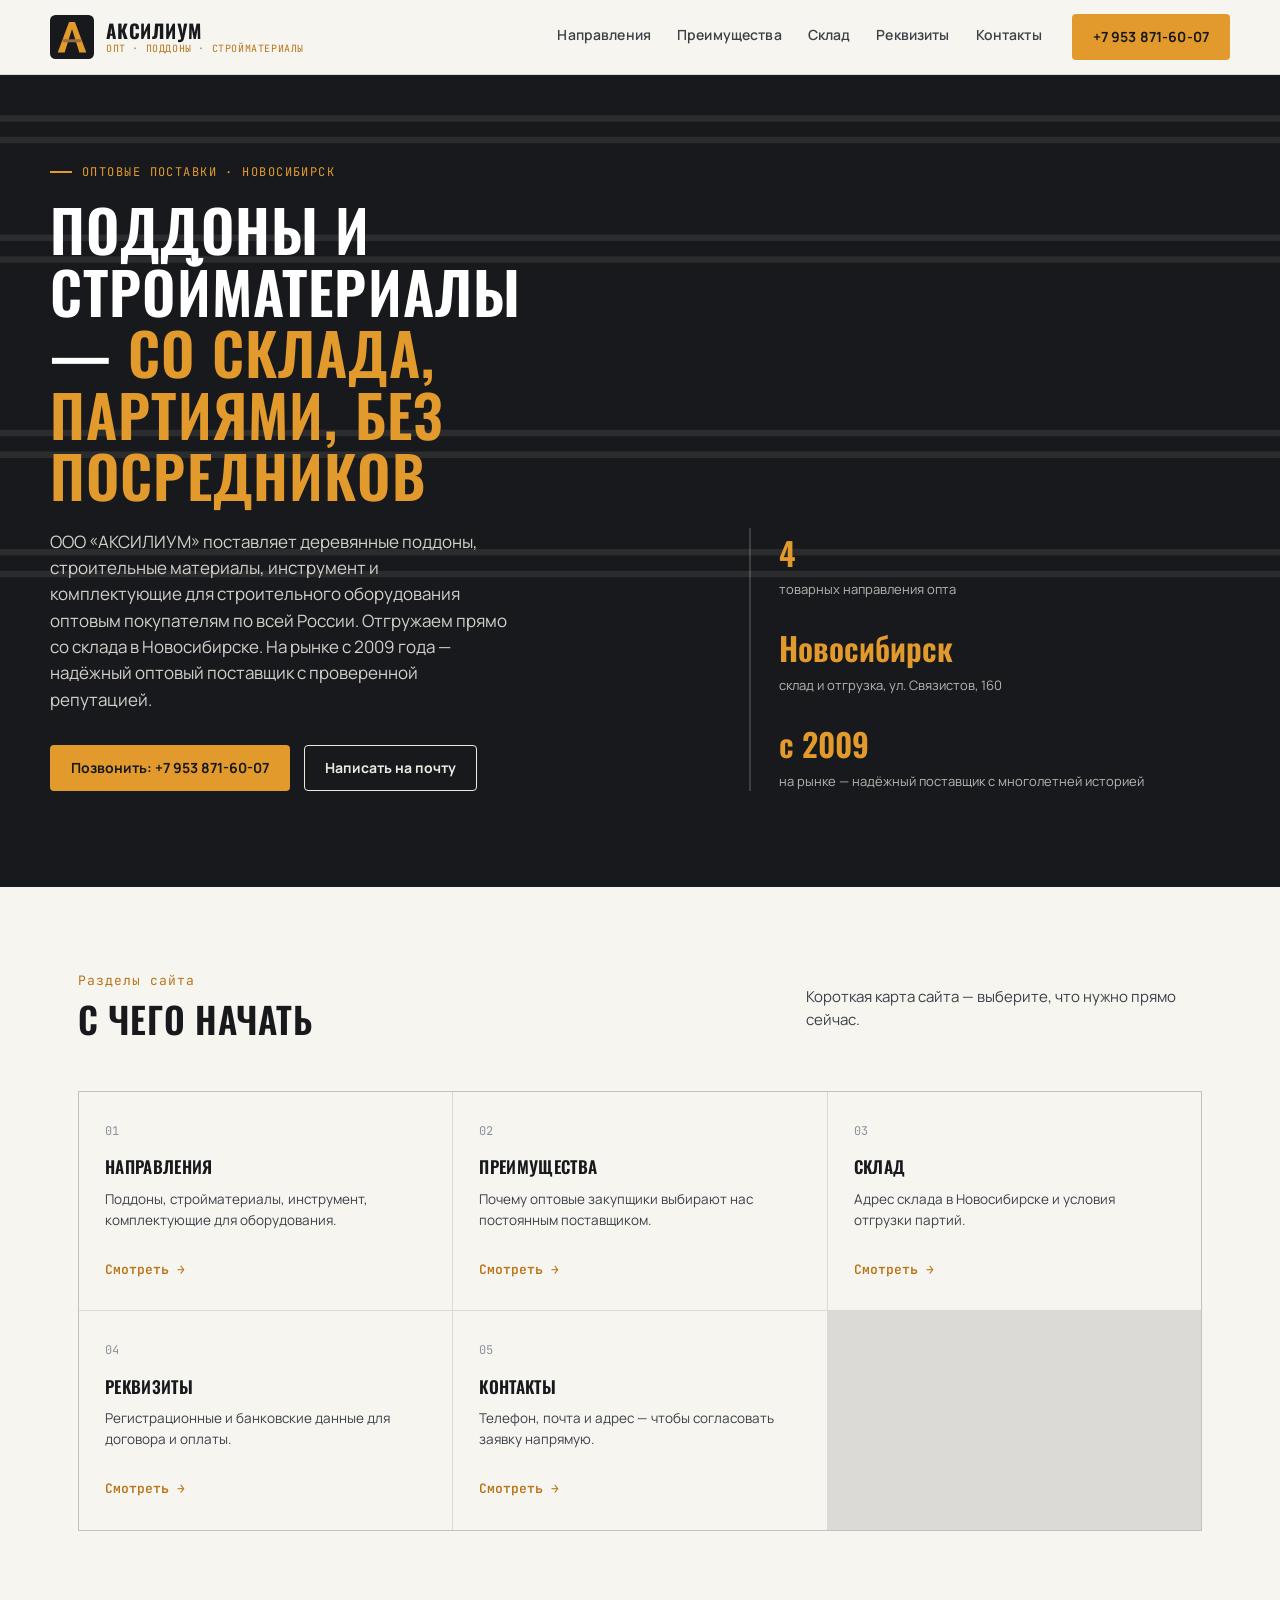
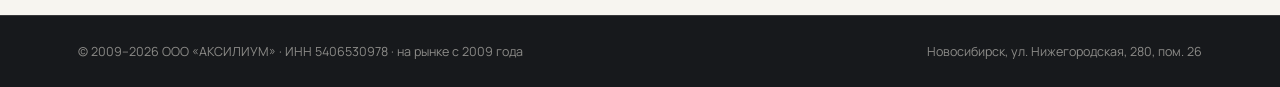
<file: index.html>
<!DOCTYPE html>
<html lang="ru">
<head>
<meta charset="UTF-8">
<meta name="viewport" content="width=device-width, initial-scale=1.0">
<title>АКСИЛИУМ — опт: поддоны, стройматериалы, инструмент, комплектующие | Новосибирск</title>
<meta name="description" content="ООО «АКСИЛИУМ» — оптовые поставки деревянных поддонов, строительных материалов, инструмента и комплектующих для строительного оборудования. Склад в Новосибирске, на рынке с 2009 года.">
<link rel="preconnect" href="https://fonts.googleapis.com">
<link rel="preconnect" href="https://fonts.gstatic.com" crossorigin>
<link href="https://fonts.googleapis.com/css2?family=Oswald:wght@500;600;700&family=Manrope:wght@400;500;600;700;800&family=JetBrains+Mono:wght@400;500&display=swap" rel="stylesheet">
<link rel="stylesheet" href="styles.css">
</head>
<body>

<header>
  <div class="wrap header-inner">
    <a href="index.html" class="brand">
      <svg class="brand-mark" viewBox="0 0 240 240" xmlns="http://www.w3.org/2000/svg">
        <rect x="0" y="0" width="240" height="240" rx="30" fill="#17191C"/>
        <path d="M42 204 L104 38 L132 38 L80 204 Z" fill="#E39A2D"/>
        <path d="M198 204 L136 38 L108 38 L160 204 Z" fill="#E39A2D"/>
        <rect x="70" y="132" width="100" height="16" rx="3" fill="#9C6B3E"/>
      </svg>
      <span class="brand-text">
        <span class="brand-name">АКСИЛИУМ</span>
        <span class="brand-sub">опт · поддоны · стройматериалы</span>
      </span>
    </a>
    <nav>
      <div class="nav-links">
        <a href="napravleniya.html">Направления</a>
        <a href="preimushestva.html">Преимущества</a>
        <a href="sklad.html">Склад</a>
        <a href="rekvizity.html">Реквизиты</a>
        <a href="kontakty.html">Контакты</a>
      </div>
      <a class="btn btn-primary" href="tel:+79538716007">+7 953 871-60-07</a>
    </nav>
  </div>
</header>

<main>

  <!-- HERO -->
  <section class="hero" style="padding:0;">
    <svg class="slats" viewBox="0 0 1180 500" preserveAspectRatio="none" xmlns="http://www.w3.org/2000/svg">
      <g stroke="#EDEAE2" stroke-width="6">
        <line x1="0" y1="40" x2="1180" y2="40"/>
        <line x1="0" y1="60" x2="1180" y2="60"/>
        <line x1="0" y1="150" x2="1180" y2="150"/>
        <line x1="0" y1="170" x2="1180" y2="170"/>
        <line x1="0" y1="330" x2="1180" y2="330"/>
        <line x1="0" y1="350" x2="1180" y2="350"/>
        <line x1="0" y1="440" x2="1180" y2="440"/>
        <line x1="0" y1="460" x2="1180" y2="460"/>
      </g>
    </svg>
    <div class="wrap hero-inner">
      <div>
        <div class="eyebrow">Оптовые поставки · Новосибирск</div>
        <h1>Поддоны и стройматериалы — <em>со склада, партиями, без посредников</em></h1>
        <p class="hero-lead">ООО «АКСИЛИУМ» поставляет деревянные поддоны, строительные материалы, инструмент и комплектующие для строительного оборудования оптовым покупателям по всей России. Отгружаем прямо со склада в Новосибирске. На рынке с 2009 года — надёжный оптовый поставщик с проверенной репутацией.</p>
        <div class="hero-cta">
          <a class="btn btn-primary" href="tel:+79538716007">Позвонить: +7 953 871-60-07</a>
          <a class="btn btn-outline" style="border-color:var(--concrete-100); color:var(--concrete-100);" href="mailto:ooo_aksilium@mail.ru">Написать на почту</a>
        </div>
      </div>
      <div class="hero-side">
        <div class="hero-stat">
          <div class="num">4</div>
          <div class="lbl">товарных направления опта</div>
        </div>
        <div class="hero-stat">
          <div class="num">Новосибирск</div>
          <div class="lbl">склад и отгрузка, ул. Связистов, 160</div>
        </div>
        <div class="hero-stat">
          <div class="num">с 2009</div>
          <div class="lbl">на рынке — надёжный поставщик с многолетней историей</div>
        </div>
      </div>
    </div>
  </section>

  <!-- QUICK LINKS -->
  <section>
    <div class="wrap">
      <div class="section-head">
        <div>
          <div class="num">Разделы сайта</div>
          <h2>С чего начать</h2>
        </div>
        <p>Короткая карта сайта — выберите, что нужно прямо сейчас.</p>
      </div>
      <div class="quick-grid">
        <a class="quick-card" href="napravleniya.html">
          <div>
            <div class="qnum">01</div>
            <h3>Направления</h3>
            <p>Поддоны, стройматериалы, инструмент, комплектующие для оборудования.</p>
          </div>
          <div class="qarrow">Смотреть →</div>
        </a>
        <a class="quick-card" href="preimushestva.html">
          <div>
            <div class="qnum">02</div>
            <h3>Преимущества</h3>
            <p>Почему оптовые закупщики выбирают нас постоянным поставщиком.</p>
          </div>
          <div class="qarrow">Смотреть →</div>
        </a>
        <a class="quick-card" href="sklad.html">
          <div>
            <div class="qnum">03</div>
            <h3>Склад</h3>
            <p>Адрес склада в Новосибирске и условия отгрузки партий.</p>
          </div>
          <div class="qarrow">Смотреть →</div>
        </a>
        <a class="quick-card" href="rekvizity.html">
          <div>
            <div class="qnum">04</div>
            <h3>Реквизиты</h3>
            <p>Регистрационные и банковские данные для договора и оплаты.</p>
          </div>
          <div class="qarrow">Смотреть →</div>
        </a>
        <a class="quick-card" href="kontakty.html">
          <div>
            <div class="qnum">05</div>
            <h3>Контакты</h3>
            <p>Телефон, почта и адрес — чтобы согласовать заявку напрямую.</p>
          </div>
          <div class="qarrow">Смотреть →</div>
        </a>
      </div>
    </div>
  </section>

</main>

<footer>
  <div class="wrap footer-inner">
    <span>© 2009–2026 ООО «АКСИЛИУМ» · ИНН 5406530978 · на рынке с 2009 года</span>
    <span>Новосибирск, ул. Нижегородская, 280, пом. 26</span>
  </div>
</footer>

</body>
</html>
</file>
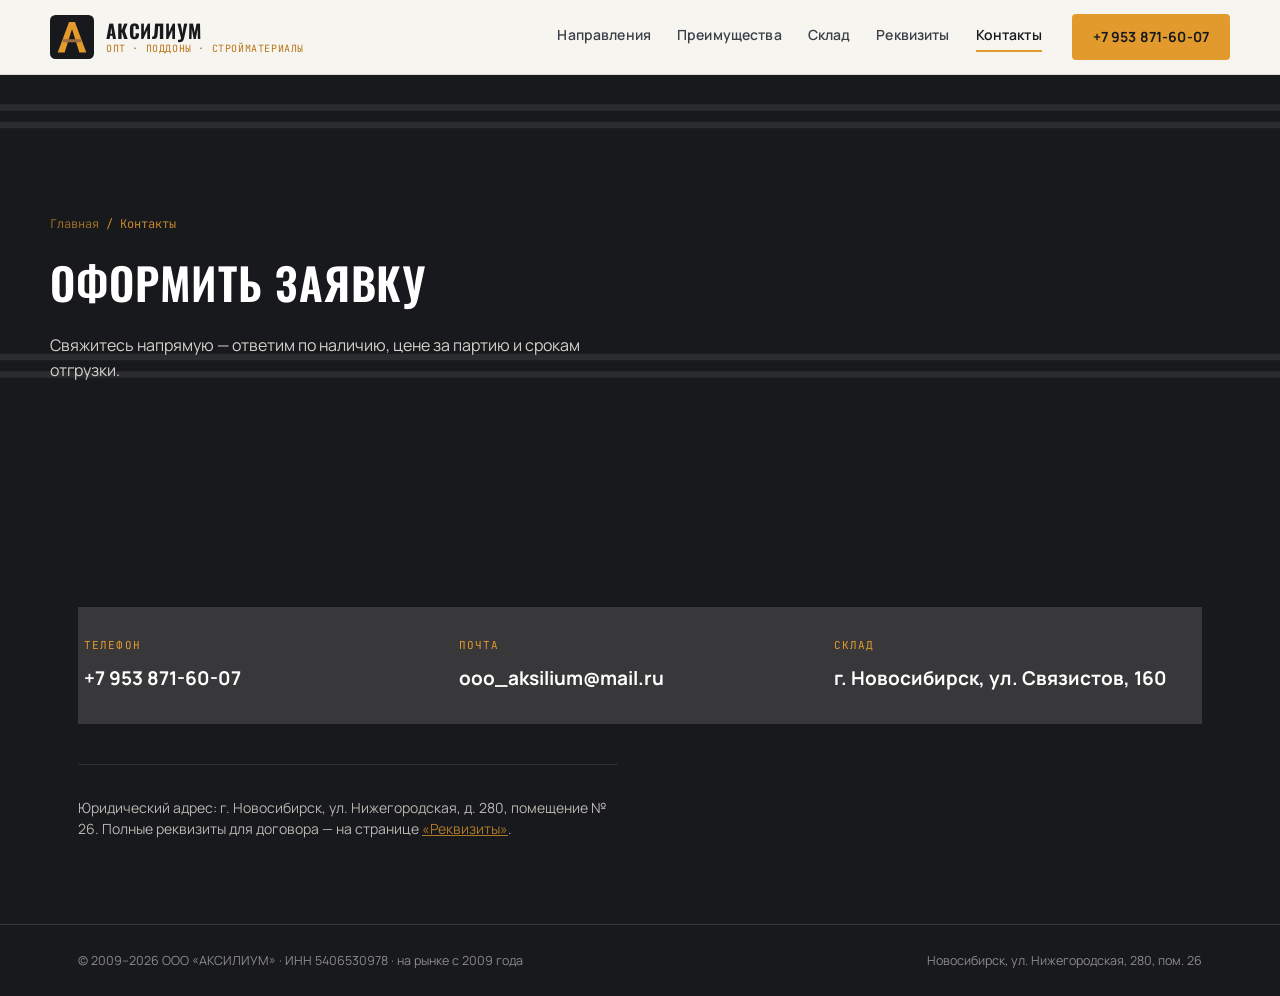
<file: kontakty.html>
<!DOCTYPE html>
<html lang="ru">
<head>
<meta charset="UTF-8">
<meta name="viewport" content="width=device-width, initial-scale=1.0">
<title>Контакты — телефон, почта, склад | АКСИЛИУМ</title>
<meta name="description" content="Контакты ООО «АКСИЛИУМ»: телефон +7 953 871-60-07, почта ooo_aksilium@mail.ru, склад в Новосибирске на ул. Связистов, 160.">
<link rel="preconnect" href="https://fonts.googleapis.com">
<link rel="preconnect" href="https://fonts.gstatic.com" crossorigin>
<link href="https://fonts.googleapis.com/css2?family=Oswald:wght@500;600;700&family=Manrope:wght@400;500;600;700;800&family=JetBrains+Mono:wght@400;500&display=swap" rel="stylesheet">
<link rel="stylesheet" href="styles.css">
</head>
<body>

<header>
  <div class="wrap header-inner">
    <a href="index.html" class="brand">
      <svg class="brand-mark" viewBox="0 0 240 240" xmlns="http://www.w3.org/2000/svg">
        <rect x="0" y="0" width="240" height="240" rx="30" fill="#17191C"/>
        <path d="M42 204 L104 38 L132 38 L80 204 Z" fill="#E39A2D"/>
        <path d="M198 204 L136 38 L108 38 L160 204 Z" fill="#E39A2D"/>
        <rect x="70" y="132" width="100" height="16" rx="3" fill="#9C6B3E"/>
      </svg>
      <span class="brand-text">
        <span class="brand-name">АКСИЛИУМ</span>
        <span class="brand-sub">опт · поддоны · стройматериалы</span>
      </span>
    </a>
    <nav>
      <div class="nav-links">
        <a href="napravleniya.html">Направления</a>
        <a href="preimushestva.html">Преимущества</a>
        <a href="sklad.html">Склад</a>
        <a href="rekvizity.html">Реквизиты</a>
        <a href="kontakty.html" class="active">Контакты</a>
      </div>
      <a class="btn btn-primary" href="tel:+79538716007">+7 953 871-60-07</a>
    </nav>
  </div>
</header>

<main>

  <section class="page-hero">
    <svg class="slats" viewBox="0 0 1180 300" preserveAspectRatio="none" xmlns="http://www.w3.org/2000/svg">
      <g stroke="#EDEAE2" stroke-width="6">
        <line x1="0" y1="30" x2="1180" y2="30"/>
        <line x1="0" y1="46" x2="1180" y2="46"/>
        <line x1="0" y1="260" x2="1180" y2="260"/>
        <line x1="0" y1="276" x2="1180" y2="276"/>
      </g>
    </svg>
    <div class="wrap page-hero-inner">
      <div class="breadcrumb"><a href="index.html">Главная</a> / Контакты</div>
      <h1>Оформить заявку</h1>
      <p class="hero-lead">Свяжитесь напрямую — ответим по наличию, цене за партию и срокам отгрузки.</p>
    </div>
  </section>

  <section class="contact" style="padding-top:64px;">
    <div class="wrap">
      <div class="contact-grid">
        <div class="contact-card">
          <div class="lbl">Телефон</div>
          <a class="val" href="tel:+79538716007">+7 953 871-60-07</a>
        </div>
        <div class="contact-card">
          <div class="lbl">Почта</div>
          <a class="val" href="mailto:ooo_aksilium@mail.ru">ooo_aksilium@mail.ru</a>
        </div>
        <div class="contact-card">
          <div class="lbl">Склад</div>
          <span class="val">г. Новосибирск, ул. Связистов, 160</span>
        </div>
      </div>
      <div class="contact-note">
        Юридический адрес: г. Новосибирск, ул. Нижегородская, д. 280, помещение № 26. Полные реквизиты для договора — на странице <a href="rekvizity.html" style="color:var(--amber); text-decoration:underline;">«Реквизиты»</a>.
      </div>
    </div>
  </section>

</main>

<footer>
  <div class="wrap footer-inner">
    <span>© 2009–2026 ООО «АКСИЛИУМ» · ИНН 5406530978 · на рынке с 2009 года</span>
    <span>Новосибирск, ул. Нижегородская, 280, пом. 26</span>
  </div>
</footer>

</body>
</html>
</file>
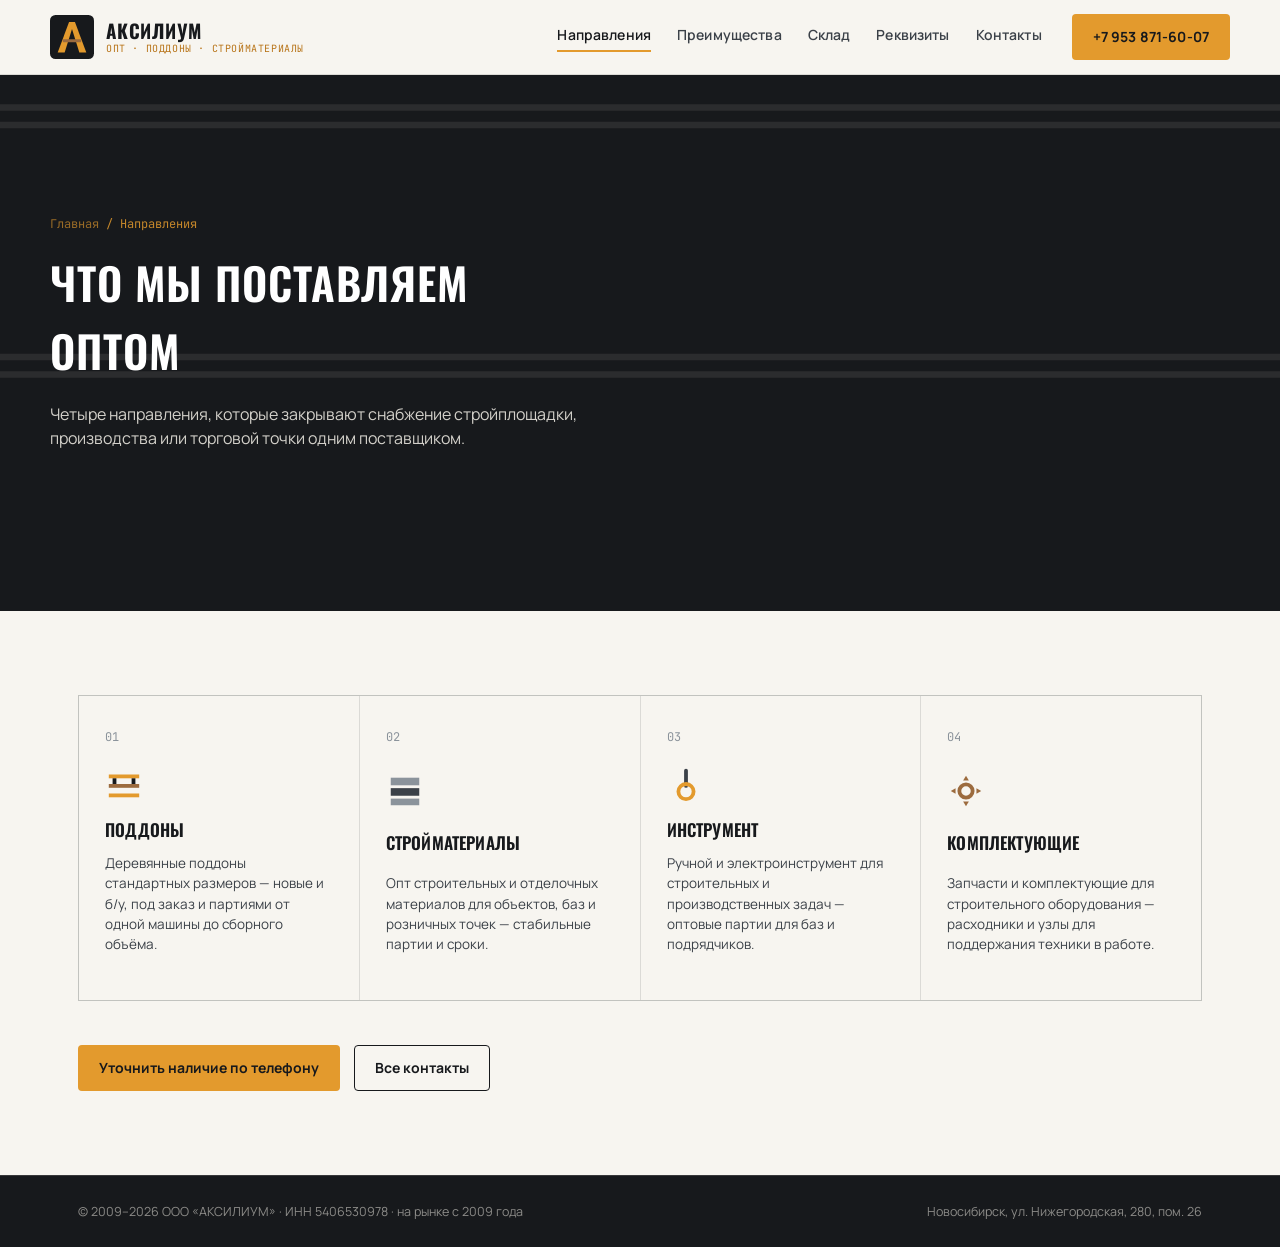
<file: napravleniya.html>
<!DOCTYPE html>
<html lang="ru">
<head>
<meta charset="UTF-8">
<meta name="viewport" content="width=device-width, initial-scale=1.0">
<title>Направления поставок — поддоны, стройматериалы, инструмент | АКСИЛИУМ</title>
<meta name="description" content="Оптовые направления ООО «АКСИЛИУМ»: деревянные поддоны, строительные материалы, инструмент, комплектующие для строительного оборудования.">
<link rel="preconnect" href="https://fonts.googleapis.com">
<link rel="preconnect" href="https://fonts.gstatic.com" crossorigin>
<link href="https://fonts.googleapis.com/css2?family=Oswald:wght@500;600;700&family=Manrope:wght@400;500;600;700;800&family=JetBrains+Mono:wght@400;500&display=swap" rel="stylesheet">
<link rel="stylesheet" href="styles.css">
</head>
<body>

<header>
  <div class="wrap header-inner">
    <a href="index.html" class="brand">
      <svg class="brand-mark" viewBox="0 0 240 240" xmlns="http://www.w3.org/2000/svg">
        <rect x="0" y="0" width="240" height="240" rx="30" fill="#17191C"/>
        <path d="M42 204 L104 38 L132 38 L80 204 Z" fill="#E39A2D"/>
        <path d="M198 204 L136 38 L108 38 L160 204 Z" fill="#E39A2D"/>
        <rect x="70" y="132" width="100" height="16" rx="3" fill="#9C6B3E"/>
      </svg>
      <span class="brand-text">
        <span class="brand-name">АКСИЛИУМ</span>
        <span class="brand-sub">опт · поддоны · стройматериалы</span>
      </span>
    </a>
    <nav>
      <div class="nav-links">
        <a href="napravleniya.html" class="active">Направления</a>
        <a href="preimushestva.html">Преимущества</a>
        <a href="sklad.html">Склад</a>
        <a href="rekvizity.html">Реквизиты</a>
        <a href="kontakty.html">Контакты</a>
      </div>
      <a class="btn btn-primary" href="tel:+79538716007">+7 953 871-60-07</a>
    </nav>
  </div>
</header>

<main>

  <section class="page-hero">
    <svg class="slats" viewBox="0 0 1180 300" preserveAspectRatio="none" xmlns="http://www.w3.org/2000/svg">
      <g stroke="#EDEAE2" stroke-width="6">
        <line x1="0" y1="30" x2="1180" y2="30"/>
        <line x1="0" y1="46" x2="1180" y2="46"/>
        <line x1="0" y1="260" x2="1180" y2="260"/>
        <line x1="0" y1="276" x2="1180" y2="276"/>
      </g>
    </svg>
    <div class="wrap page-hero-inner">
      <div class="breadcrumb"><a href="index.html">Главная</a> / Направления</div>
      <h1>Что мы поставляем оптом</h1>
      <p class="hero-lead">Четыре направления, которые закрывают снабжение стройплощадки, производства или торговой точки одним поставщиком.</p>
    </div>
  </section>

  <section>
    <div class="wrap">
      <div class="cat-grid">
        <div class="cat-card">
          <div class="cat-index">01</div>
          <svg class="cat-icon" viewBox="0 0 40 40" fill="none" xmlns="http://www.w3.org/2000/svg">
            <rect x="4" y="10" width="32" height="4" fill="#E39A2D"/>
            <rect x="4" y="20" width="32" height="4" fill="#9C6B3E"/>
            <rect x="8" y="14" width="4" height="6" fill="#17191C"/>
            <rect x="28" y="14" width="4" height="6" fill="#17191C"/>
            <rect x="4" y="30" width="32" height="4" fill="#E39A2D"/>
          </svg>
          <h3>Поддоны</h3>
          <p>Деревянные поддоны стандартных размеров — новые и б/у, под заказ и партиями от одной машины до сборного объёма.</p>
        </div>

        <div class="cat-card">
          <div class="cat-index">02</div>
          <svg class="cat-icon" viewBox="0 0 40 40" fill="none" xmlns="http://www.w3.org/2000/svg">
            <rect x="5" y="6" width="30" height="8" fill="#8B939B"/>
            <rect x="5" y="17" width="30" height="8" fill="#3B4148"/>
            <rect x="5" y="28" width="30" height="7" fill="#8B939B"/>
          </svg>
          <h3>Стройматериалы</h3>
          <p>Опт строительных и отделочных материалов для объектов, баз и розничных точек — стабильные партии и сроки.</p>
        </div>

        <div class="cat-card">
          <div class="cat-index">03</div>
          <svg class="cat-icon" viewBox="0 0 40 40" fill="none" xmlns="http://www.w3.org/2000/svg">
            <rect x="18" y="4" width="4" height="20" rx="2" fill="#3B4148"/>
            <circle cx="20" cy="28" r="8" fill="none" stroke="#E39A2D" stroke-width="4"/>
          </svg>
          <h3>Инструмент</h3>
          <p>Ручной и электроинструмент для строительных и производственных задач — оптовые партии для баз и подрядчиков.</p>
        </div>

        <div class="cat-card">
          <div class="cat-index">04</div>
          <svg class="cat-icon" viewBox="0 0 40 40" fill="none" xmlns="http://www.w3.org/2000/svg">
            <circle cx="20" cy="20" r="7" fill="none" stroke="#9C6B3E" stroke-width="4"/>
            <path d="M20 4 L23 9 L17 9 Z" fill="#9C6B3E"/>
            <path d="M20 36 L23 31 L17 31 Z" fill="#9C6B3E"/>
            <path d="M4 20 L9 17 L9 23 Z" fill="#9C6B3E"/>
            <path d="M36 20 L31 17 L31 23 Z" fill="#9C6B3E"/>
          </svg>
          <h3>Комплектующие</h3>
          <p>Запчасти и комплектующие для строительного оборудования — расходники и узлы для поддержания техники в работе.</p>
        </div>
      </div>

      <div class="req-actions" style="margin-top:44px;">
        <a class="btn btn-primary" href="tel:+79538716007">Уточнить наличие по телефону</a>
        <a class="btn btn-outline" href="kontakty.html">Все контакты</a>
      </div>
    </div>
  </section>

</main>

<footer>
  <div class="wrap footer-inner">
    <span>© 2009–2026 ООО «АКСИЛИУМ» · ИНН 5406530978 · на рынке с 2009 года</span>
    <span>Новосибирск, ул. Нижегородская, 280, пом. 26</span>
  </div>
</footer>

</body>
</html>
</file>
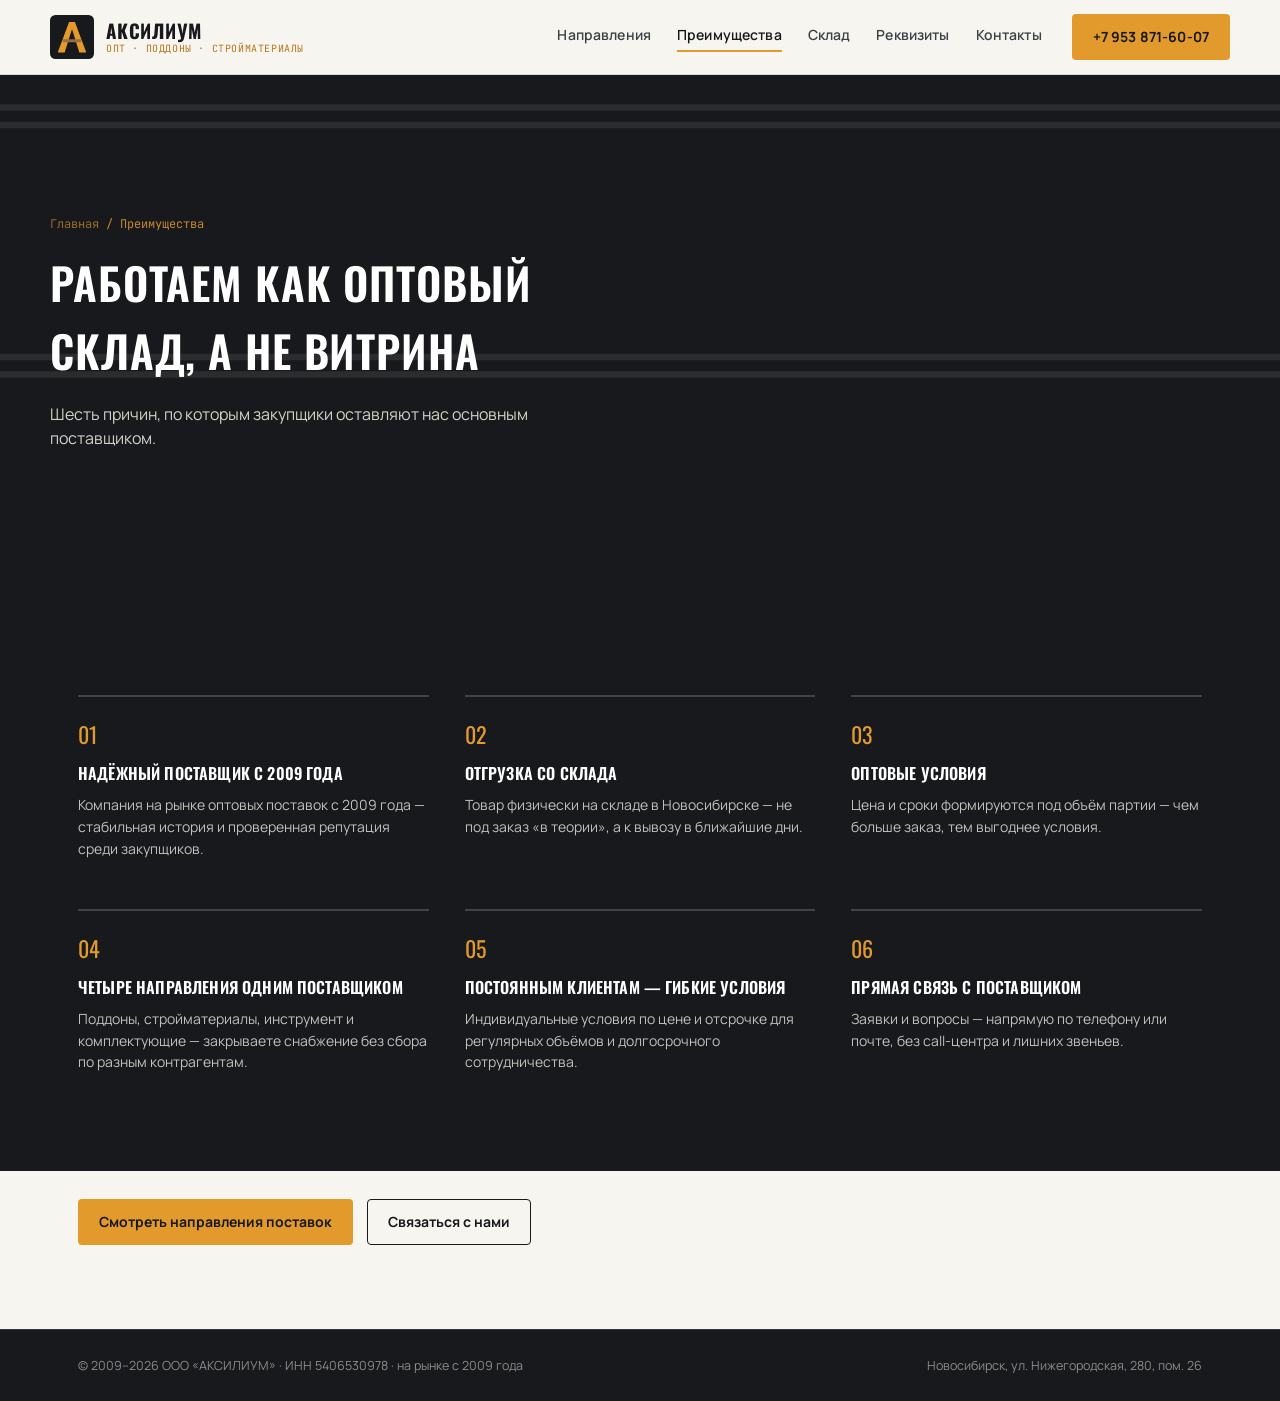
<file: preimushestva.html>
<!DOCTYPE html>
<html lang="ru">
<head>
<meta charset="UTF-8">
<meta name="viewport" content="width=device-width, initial-scale=1.0">
<title>Преимущества — надёжный оптовый поставщик с 2009 года | АКСИЛИУМ</title>
<meta name="description" content="Почему оптовые закупщики выбирают ООО «АКСИЛИУМ»: отгрузка со склада в Новосибирске, работа с 2009 года, гибкие условия для постоянных клиентов.">
<link rel="preconnect" href="https://fonts.googleapis.com">
<link rel="preconnect" href="https://fonts.gstatic.com" crossorigin>
<link href="https://fonts.googleapis.com/css2?family=Oswald:wght@500;600;700&family=Manrope:wght@400;500;600;700;800&family=JetBrains+Mono:wght@400;500&display=swap" rel="stylesheet">
<link rel="stylesheet" href="styles.css">
</head>
<body>

<header>
  <div class="wrap header-inner">
    <a href="index.html" class="brand">
      <svg class="brand-mark" viewBox="0 0 240 240" xmlns="http://www.w3.org/2000/svg">
        <rect x="0" y="0" width="240" height="240" rx="30" fill="#17191C"/>
        <path d="M42 204 L104 38 L132 38 L80 204 Z" fill="#E39A2D"/>
        <path d="M198 204 L136 38 L108 38 L160 204 Z" fill="#E39A2D"/>
        <rect x="70" y="132" width="100" height="16" rx="3" fill="#9C6B3E"/>
      </svg>
      <span class="brand-text">
        <span class="brand-name">АКСИЛИУМ</span>
        <span class="brand-sub">опт · поддоны · стройматериалы</span>
      </span>
    </a>
    <nav>
      <div class="nav-links">
        <a href="napravleniya.html">Направления</a>
        <a href="preimushestva.html" class="active">Преимущества</a>
        <a href="sklad.html">Склад</a>
        <a href="rekvizity.html">Реквизиты</a>
        <a href="kontakty.html">Контакты</a>
      </div>
      <a class="btn btn-primary" href="tel:+79538716007">+7 953 871-60-07</a>
    </nav>
  </div>
</header>

<main>

  <section class="page-hero">
    <svg class="slats" viewBox="0 0 1180 300" preserveAspectRatio="none" xmlns="http://www.w3.org/2000/svg">
      <g stroke="#EDEAE2" stroke-width="6">
        <line x1="0" y1="30" x2="1180" y2="30"/>
        <line x1="0" y1="46" x2="1180" y2="46"/>
        <line x1="0" y1="260" x2="1180" y2="260"/>
        <line x1="0" y1="276" x2="1180" y2="276"/>
      </g>
    </svg>
    <div class="wrap page-hero-inner">
      <div class="breadcrumb"><a href="index.html">Главная</a> / Преимущества</div>
      <h1>Работаем как оптовый склад, а не витрина</h1>
      <p class="hero-lead">Шесть причин, по которым закупщики оставляют нас основным поставщиком.</p>
    </div>
  </section>

  <section class="adv-section">
    <div class="wrap">
      <div class="adv-grid">
        <div class="adv-item">
          <div class="adv-num">01</div>
          <h3>Надёжный поставщик с 2009 года</h3>
          <p>Компания на рынке оптовых поставок с 2009 года — стабильная история и проверенная репутация среди закупщиков.</p>
        </div>
        <div class="adv-item">
          <div class="adv-num">02</div>
          <h3>Отгрузка со склада</h3>
          <p>Товар физически на складе в Новосибирске — не под заказ «в теории», а к вывозу в ближайшие дни.</p>
        </div>
        <div class="adv-item">
          <div class="adv-num">03</div>
          <h3>Оптовые условия</h3>
          <p>Цена и сроки формируются под объём партии — чем больше заказ, тем выгоднее условия.</p>
        </div>
        <div class="adv-item">
          <div class="adv-num">04</div>
          <h3>Четыре направления одним поставщиком</h3>
          <p>Поддоны, стройматериалы, инструмент и комплектующие — закрываете снабжение без сбора по разным контрагентам.</p>
        </div>
        <div class="adv-item">
          <div class="adv-num">05</div>
          <h3>Постоянным клиентам — гибкие условия</h3>
          <p>Индивидуальные условия по цене и отсрочке для регулярных объёмов и долгосрочного сотрудничества.</p>
        </div>
        <div class="adv-item">
          <div class="adv-num">06</div>
          <h3>Прямая связь с поставщиком</h3>
          <p>Заявки и вопросы — напрямую по телефону или почте, без call-центра и лишних звеньев.</p>
        </div>
      </div>
    </div>
  </section>

  <section style="padding-top:0;">
    <div class="wrap">
      <div class="req-actions">
        <a class="btn btn-primary" href="napravleniya.html">Смотреть направления поставок</a>
        <a class="btn btn-outline" href="kontakty.html">Связаться с нами</a>
      </div>
    </div>
  </section>

</main>

<footer>
  <div class="wrap footer-inner">
    <span>© 2009–2026 ООО «АКСИЛИУМ» · ИНН 5406530978 · на рынке с 2009 года</span>
    <span>Новосибирск, ул. Нижегородская, 280, пом. 26</span>
  </div>
</footer>

</body>
</html>
</file>
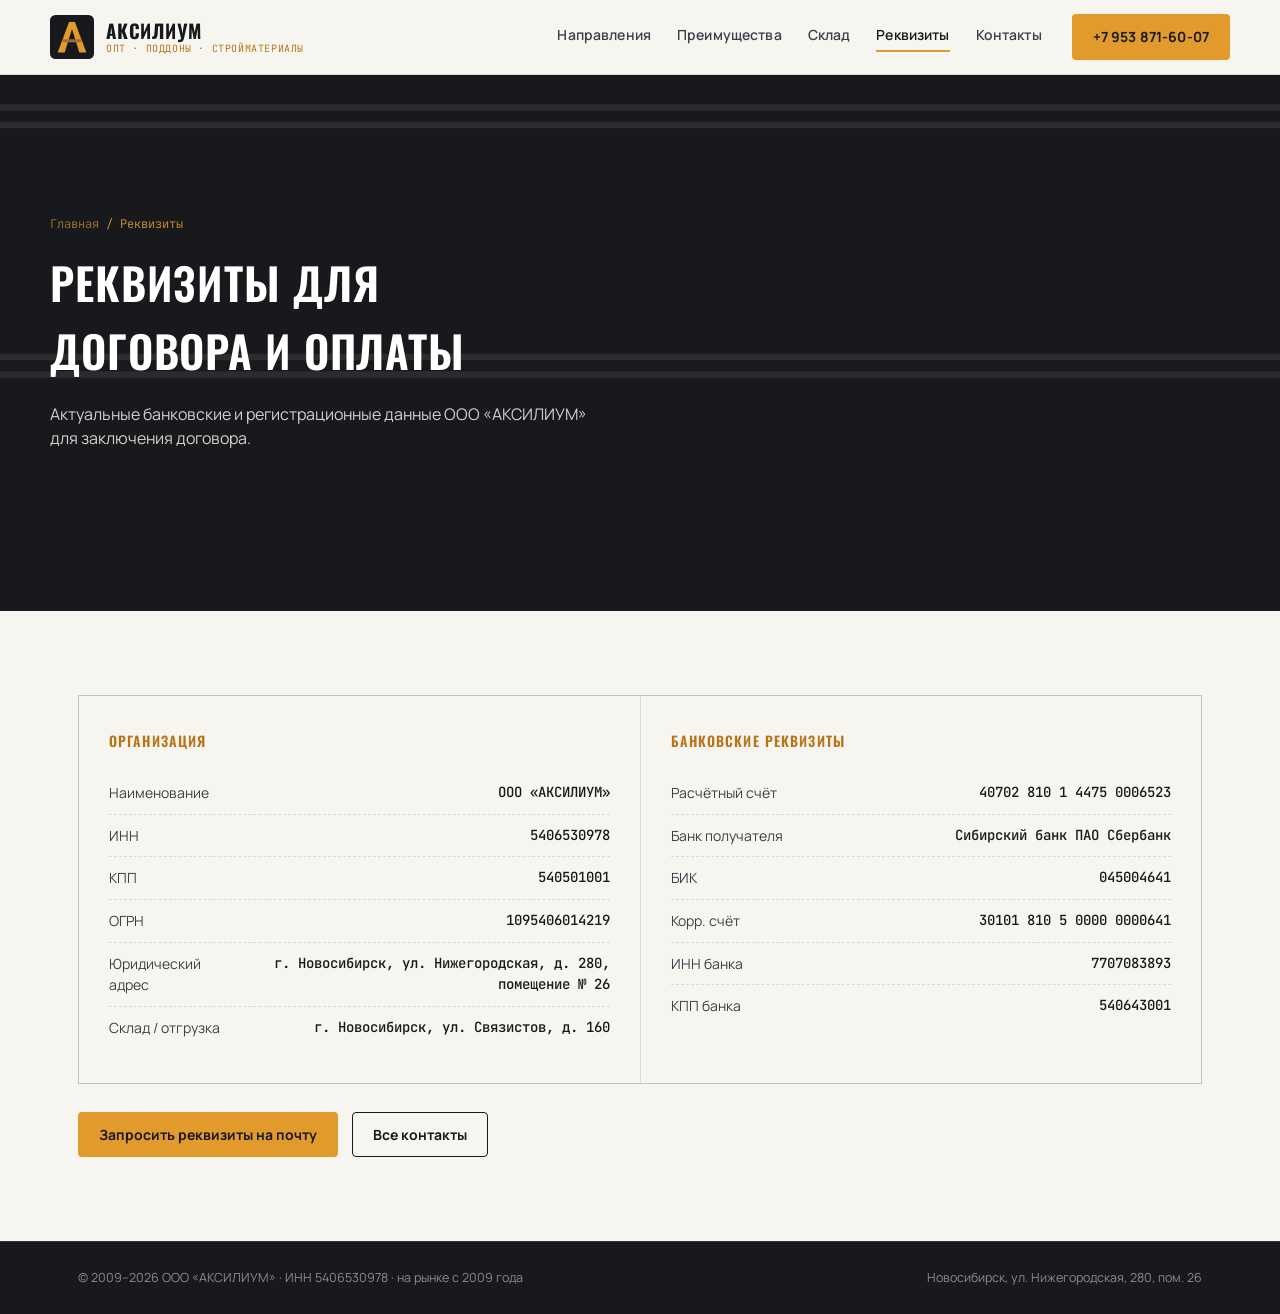
<file: rekvizity.html>
<!DOCTYPE html>
<html lang="ru">
<head>
<meta charset="UTF-8">
<meta name="viewport" content="width=device-width, initial-scale=1.0">
<title>Реквизиты ООО «АКСИЛИУМ» — ИНН 5406530978</title>
<meta name="description" content="Реквизиты ООО «АКСИЛИУМ»: ИНН 5406530978, ОГРН 1095406014219, банковские реквизиты для договора и оплаты.">
<link rel="preconnect" href="https://fonts.googleapis.com">
<link rel="preconnect" href="https://fonts.gstatic.com" crossorigin>
<link href="https://fonts.googleapis.com/css2?family=Oswald:wght@500;600;700&family=Manrope:wght@400;500;600;700;800&family=JetBrains+Mono:wght@400;500&display=swap" rel="stylesheet">
<link rel="stylesheet" href="styles.css">
</head>
<body>

<header>
  <div class="wrap header-inner">
    <a href="index.html" class="brand">
      <svg class="brand-mark" viewBox="0 0 240 240" xmlns="http://www.w3.org/2000/svg">
        <rect x="0" y="0" width="240" height="240" rx="30" fill="#17191C"/>
        <path d="M42 204 L104 38 L132 38 L80 204 Z" fill="#E39A2D"/>
        <path d="M198 204 L136 38 L108 38 L160 204 Z" fill="#E39A2D"/>
        <rect x="70" y="132" width="100" height="16" rx="3" fill="#9C6B3E"/>
      </svg>
      <span class="brand-text">
        <span class="brand-name">АКСИЛИУМ</span>
        <span class="brand-sub">опт · поддоны · стройматериалы</span>
      </span>
    </a>
    <nav>
      <div class="nav-links">
        <a href="napravleniya.html">Направления</a>
        <a href="preimushestva.html">Преимущества</a>
        <a href="sklad.html">Склад</a>
        <a href="rekvizity.html" class="active">Реквизиты</a>
        <a href="kontakty.html">Контакты</a>
      </div>
      <a class="btn btn-primary" href="tel:+79538716007">+7 953 871-60-07</a>
    </nav>
  </div>
</header>

<main>

  <section class="page-hero">
    <svg class="slats" viewBox="0 0 1180 300" preserveAspectRatio="none" xmlns="http://www.w3.org/2000/svg">
      <g stroke="#EDEAE2" stroke-width="6">
        <line x1="0" y1="30" x2="1180" y2="30"/>
        <line x1="0" y1="46" x2="1180" y2="46"/>
        <line x1="0" y1="260" x2="1180" y2="260"/>
        <line x1="0" y1="276" x2="1180" y2="276"/>
      </g>
    </svg>
    <div class="wrap page-hero-inner">
      <div class="breadcrumb"><a href="index.html">Главная</a> / Реквизиты</div>
      <h1>Реквизиты для договора и оплаты</h1>
      <p class="hero-lead">Актуальные банковские и регистрационные данные ООО «АКСИЛИУМ» для заключения договора.</p>
    </div>
  </section>

  <section>
    <div class="wrap">
      <div class="req-grid">
        <div class="req-col">
          <h3>ОРГАНИЗАЦИЯ</h3>
          <div class="req-row"><span>Наименование</span><span>ООО «АКСИЛИУМ»</span></div>
          <div class="req-row"><span>ИНН</span><span>5406530978</span></div>
          <div class="req-row"><span>КПП</span><span>540501001</span></div>
          <div class="req-row"><span>ОГРН</span><span>1095406014219</span></div>
          <div class="req-row"><span>Юридический адрес</span><span>г. Новосибирск, ул. Нижегородская, д. 280, помещение № 26</span></div>
          <div class="req-row"><span>Склад / отгрузка</span><span>г. Новосибирск, ул. Связистов, д. 160</span></div>
        </div>
        <div class="req-col">
          <h3>БАНКОВСКИЕ РЕКВИЗИТЫ</h3>
          <div class="req-row"><span>Расчётный счёт</span><span>40702 810 1 4475 0006523</span></div>
          <div class="req-row"><span>Банк получателя</span><span>Сибирский банк ПАО Сбербанк</span></div>
          <div class="req-row"><span>БИК</span><span>045004641</span></div>
          <div class="req-row"><span>Корр. счёт</span><span>30101 810 5 0000 0000641</span></div>
          <div class="req-row"><span>ИНН банка</span><span>7707083893</span></div>
          <div class="req-row"><span>КПП банка</span><span>540643001</span></div>
        </div>
      </div>
      <div class="req-actions">
        <a class="btn btn-primary" href="mailto:ooo_aksilium@mail.ru">Запросить реквизиты на почту</a>
        <a class="btn btn-outline" href="kontakty.html">Все контакты</a>
      </div>
    </div>
  </section>

</main>

<footer>
  <div class="wrap footer-inner">
    <span>© 2009–2026 ООО «АКСИЛИУМ» · ИНН 5406530978 · на рынке с 2009 года</span>
    <span>Новосибирск, ул. Нижегородская, 280, пом. 26</span>
  </div>
</footer>

</body>
</html>
</file>
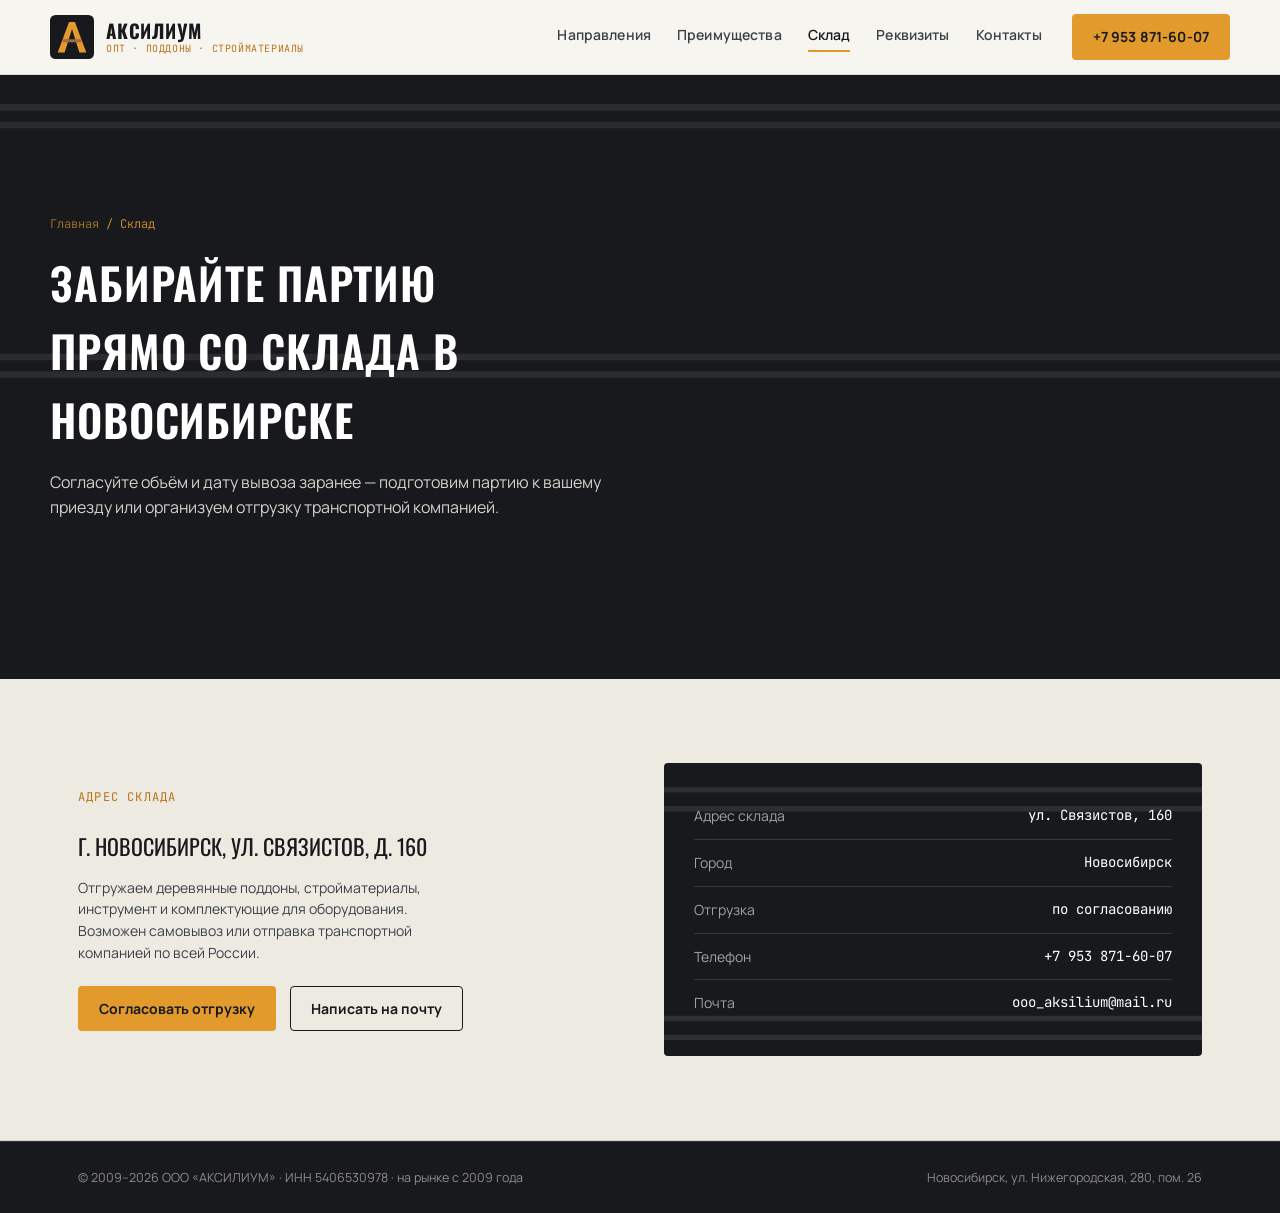
<file: sklad.html>
<!DOCTYPE html>
<html lang="ru">
<head>
<meta charset="UTF-8">
<meta name="viewport" content="width=device-width, initial-scale=1.0">
<title>Склад и отгрузка — ул. Связистов, 160, Новосибирск | АКСИЛИУМ</title>
<meta name="description" content="Склад ООО «АКСИЛИУМ» в Новосибирске: г. Новосибирск, ул. Связистов, д. 160. Отгрузка партий поддонов и стройматериалов по согласованию.">
<link rel="preconnect" href="https://fonts.googleapis.com">
<link rel="preconnect" href="https://fonts.gstatic.com" crossorigin>
<link href="https://fonts.googleapis.com/css2?family=Oswald:wght@500;600;700&family=Manrope:wght@400;500;600;700;800&family=JetBrains+Mono:wght@400;500&display=swap" rel="stylesheet">
<link rel="stylesheet" href="styles.css">
</head>
<body>

<header>
  <div class="wrap header-inner">
    <a href="index.html" class="brand">
      <svg class="brand-mark" viewBox="0 0 240 240" xmlns="http://www.w3.org/2000/svg">
        <rect x="0" y="0" width="240" height="240" rx="30" fill="#17191C"/>
        <path d="M42 204 L104 38 L132 38 L80 204 Z" fill="#E39A2D"/>
        <path d="M198 204 L136 38 L108 38 L160 204 Z" fill="#E39A2D"/>
        <rect x="70" y="132" width="100" height="16" rx="3" fill="#9C6B3E"/>
      </svg>
      <span class="brand-text">
        <span class="brand-name">АКСИЛИУМ</span>
        <span class="brand-sub">опт · поддоны · стройматериалы</span>
      </span>
    </a>
    <nav>
      <div class="nav-links">
        <a href="napravleniya.html">Направления</a>
        <a href="preimushestva.html">Преимущества</a>
        <a href="sklad.html" class="active">Склад</a>
        <a href="rekvizity.html">Реквизиты</a>
        <a href="kontakty.html">Контакты</a>
      </div>
      <a class="btn btn-primary" href="tel:+79538716007">+7 953 871-60-07</a>
    </nav>
  </div>
</header>

<main>

  <section class="page-hero">
    <svg class="slats" viewBox="0 0 1180 300" preserveAspectRatio="none" xmlns="http://www.w3.org/2000/svg">
      <g stroke="#EDEAE2" stroke-width="6">
        <line x1="0" y1="30" x2="1180" y2="30"/>
        <line x1="0" y1="46" x2="1180" y2="46"/>
        <line x1="0" y1="260" x2="1180" y2="260"/>
        <line x1="0" y1="276" x2="1180" y2="276"/>
      </g>
    </svg>
    <div class="wrap page-hero-inner">
      <div class="breadcrumb"><a href="index.html">Главная</a> / Склад</div>
      <h1>Забирайте партию прямо со склада в Новосибирске</h1>
      <p class="hero-lead">Согласуйте объём и дату вывоза заранее — подготовим партию к вашему приезду или организуем отгрузку транспортной компанией.</p>
    </div>
  </section>

  <section class="wh" style="border-top:none;">
    <div class="wrap wh-inner">
      <div>
        <div class="wh-label">Адрес склада</div>
        <p class="wh-addr" style="font-size:22px; font-family:'Oswald',sans-serif; text-transform:uppercase;">г. Новосибирск, ул. Связистов, д. 160</p>
        <p class="wh-note">Отгружаем деревянные поддоны, стройматериалы, инструмент и комплектующие для оборудования. Возможен самовывоз или отправка транспортной компанией по всей России.</p>
        <div class="hero-cta" style="margin-top:22px;">
          <a class="btn btn-primary" href="tel:+79538716007">Согласовать отгрузку</a>
          <a class="btn btn-outline" href="mailto:ooo_aksilium@mail.ru">Написать на почту</a>
        </div>
      </div>
      <div class="wh-panel">
        <svg class="slats" viewBox="0 0 400 220" preserveAspectRatio="none" xmlns="http://www.w3.org/2000/svg" style="position:absolute; inset:0;">
          <g stroke="#EDEAE2" stroke-width="4">
            <line x1="0" y1="20" x2="400" y2="20"/>
            <line x1="0" y1="34" x2="400" y2="34"/>
            <line x1="0" y1="190" x2="400" y2="190"/>
            <line x1="0" y1="204" x2="400" y2="204"/>
          </g>
        </svg>
        <div class="wh-row"><span>Адрес склада</span><span>ул. Связистов, 160</span></div>
        <div class="wh-row"><span>Город</span><span>Новосибирск</span></div>
        <div class="wh-row"><span>Отгрузка</span><span>по согласованию</span></div>
        <div class="wh-row"><span>Телефон</span><span>+7 953 871-60-07</span></div>
        <div class="wh-row"><span>Почта</span><span>ooo_aksilium@mail.ru</span></div>
      </div>
    </div>
  </section>

</main>

<footer>
  <div class="wrap footer-inner">
    <span>© 2009–2026 ООО «АКСИЛИУМ» · ИНН 5406530978 · на рынке с 2009 года</span>
    <span>Новосибирск, ул. Нижегородская, 280, пом. 26</span>
  </div>
</footer>

</body>
</html>
</file>
<file: styles.css>
:root{
  --ink:#17191C;
  --steel-700:#3B4148;
  --steel-400:#8B939B;
  --concrete-100:#EDEAE2;
  --concrete-200:#E1DDD3;
  --paper:#F7F5F0;
  --amber:#E39A2D;
  --amber-dark:#B87418;
  --wood:#9C6B3E;
  --wood-light:#C98A4E;
  --line: rgba(23,25,28,0.12);
  --radius: 4px;
}
*{box-sizing:border-box;}
html{scroll-behavior:smooth;}
body{
  margin:0;
  background:var(--paper);
  color:var(--ink);
  font-family:'Manrope', sans-serif;
  font-size:16px;
  line-height:1.55;
  -webkit-font-smoothing:antialiased;
}
h1,h2,h3{
  font-family:'Oswald', sans-serif;
  text-transform:uppercase;
  letter-spacing:0.02em;
  margin:0;
  color:var(--ink);
  font-weight:600;
}
a{color:inherit;}
.mono{font-family:'JetBrains Mono', monospace;}
.wrap{max-width:1180px; margin:0 auto; padding:0 28px;}
img,svg{display:block;}

/* ===== Header ===== */
header{
  position:sticky; top:0; z-index:50;
  background:rgba(247,245,240,0.92);
  backdrop-filter:blur(6px);
  border-bottom:1px solid var(--line);
}
.header-inner{
  display:flex; align-items:center; justify-content:space-between;
  padding:14px 0;
}
.brand{display:flex; align-items:center; gap:12px; text-decoration:none;}
.brand-mark{width:44px; height:44px; flex-shrink:0;}
.brand-text{display:flex; flex-direction:column; line-height:1.1;}
.brand-name{font-family:'Oswald', sans-serif; font-weight:700; font-size:19px; letter-spacing:0.04em; color:var(--ink);}
.brand-sub{font-family:'JetBrains Mono', monospace; font-size:10px; letter-spacing:0.06em; color:var(--amber-dark); text-transform:uppercase; margin-top:2px;}
nav{display:flex; align-items:center; gap:30px;}
nav a{
  text-decoration:none; color:var(--steel-700); font-size:14px; font-weight:600;
  letter-spacing:0.01em;
}
nav a:hover{color:var(--ink);}
.nav-links{display:flex; gap:26px;}
.nav-links a{position:relative; padding-bottom:4px;}
.nav-links a.active{color:var(--ink);}
.nav-links a.active::after{content:""; position:absolute; left:0; right:0; bottom:-2px; height:2px; background:var(--amber);}
.btn{
  display:inline-flex; align-items:center; gap:8px;
  padding:11px 20px; border-radius:var(--radius);
  font-weight:700; font-size:14px; text-decoration:none;
  border:1.5px solid transparent; cursor:pointer;
  font-family:'Manrope', sans-serif;
  transition:transform .15s ease, background .15s ease;
}
.btn-primary{background:var(--amber); color:var(--ink);}
.btn-primary:hover{background:var(--amber-dark); color:#fff;}
.btn-outline{border-color:var(--ink); color:var(--ink); background:transparent;}
.btn-outline:hover{background:var(--ink); color:var(--paper);}
.btn-ghost{color:var(--ink); background:transparent; padding:11px 4px;}

/* ===== Hero (home) ===== */
.hero{
  position:relative;
  background:var(--ink);
  color:var(--concrete-100);
  overflow:hidden;
}
.slats{
  position:absolute; inset:0;
  opacity:0.09;
  pointer-events:none;
}
.hero-inner{
  position:relative;
  padding:88px 0 96px;
  display:grid;
  grid-template-columns: 1.15fr 0.85fr;
  gap:48px;
  align-items:end;
}
.eyebrow{
  font-family:'JetBrains Mono', monospace;
  font-size:12px; letter-spacing:0.12em; text-transform:uppercase;
  color:var(--amber);
  margin-bottom:18px;
  display:flex; align-items:center; gap:10px;
}
.eyebrow::before{content:""; width:22px; height:2px; background:var(--amber); display:inline-block;}
.hero h1{
  font-size:clamp(34px, 4.6vw, 58px);
  line-height:1.06;
  color:#fff;
  max-width:14ch;
}
.hero h1 em{color:var(--amber); font-style:normal;}
.hero-lead{
  margin-top:22px;
  font-size:17px;
  color:var(--concrete-100);
  max-width:46ch;
  opacity:0.88;
}
.hero-cta{display:flex; gap:14px; margin-top:32px; flex-wrap:wrap;}
.hero-side{
  border-left:2px solid rgba(237,234,226,0.18);
  padding-left:28px;
}
.hero-stat{margin-bottom:24px;}
.hero-stat:last-child{margin-bottom:0;}
.hero-stat .num{font-family:'Oswald', sans-serif; font-size:32px; color:var(--amber); font-weight:600;}
.hero-stat .lbl{font-size:13px; color:var(--concrete-100); opacity:0.75; margin-top:2px;}

/* ===== Page hero (inner pages) ===== */
.page-hero{
  position:relative;
  background:var(--ink);
  color:var(--concrete-100);
  overflow:hidden;
}
.page-hero-inner{
  position:relative;
  padding:56px 0 60px;
}
.page-hero h1{
  font-size:clamp(28px, 3.6vw, 44px);
  color:#fff;
  max-width:22ch;
}
.page-hero .hero-lead{max-width:56ch; margin-top:16px; font-size:16px;}
.breadcrumb{
  font-family:'JetBrains Mono', monospace; font-size:12px; color:var(--amber);
  opacity:0.85; margin-bottom:16px;
}
.breadcrumb a{text-decoration:none; opacity:0.75;}
.breadcrumb a:hover{opacity:1; text-decoration:underline;}

/* ===== Section shell ===== */
section{padding:84px 0;}
.section-head{
  display:flex; justify-content:space-between; align-items:flex-end;
  gap:24px; margin-bottom:44px; flex-wrap:wrap;
}
.section-head .num{
  font-family:'JetBrains Mono', monospace; font-size:13px; color:var(--amber-dark);
  letter-spacing:0.08em;
}
.section-head h2{font-size:clamp(26px,3vw,36px);}
.section-head p{max-width:44ch; color:var(--steel-700); font-size:15px; margin-top:8px;}

/* ===== Categories ===== */
.cat-grid{
  display:grid;
  grid-template-columns:repeat(4, 1fr);
  gap:1px;
  background:var(--line);
  border:1px solid var(--line);
}
.cat-card{
  background:var(--paper);
  padding:32px 26px;
  position:relative;
  min-height:230px;
  display:flex; flex-direction:column; justify-content:space-between;
}
.cat-index{font-family:'JetBrains Mono', monospace; font-size:12px; color:var(--steel-400);}
.cat-icon{width:38px; height:38px; margin:18px 0 14px;}
.cat-card h3{font-size:17px; letter-spacing:0.01em;}
.cat-card p{font-size:13.5px; color:var(--steel-700); margin-top:10px; line-height:1.5;}
.cat-card:hover{background:var(--concrete-100);}

/* ===== Advantages ===== */
.adv-section{background:var(--ink); color:var(--concrete-100);}
.adv-section .section-head p{color:var(--concrete-100); opacity:0.75;}
.adv-section .num{color:var(--amber);}
.adv-grid{
  display:grid; grid-template-columns:repeat(3,1fr); gap:36px;
}
.adv-item{border-top:2px solid rgba(237,234,226,0.2); padding-top:20px;}
.adv-item .adv-num{font-family:'Oswald',sans-serif; font-size:22px; color:var(--amber); margin-bottom:10px;}
.adv-item h3{font-size:16px; color:#fff; letter-spacing:0.01em;}
.adv-item p{font-size:14px; color:var(--concrete-100); opacity:0.8; margin-top:8px;}

/* ===== Warehouse strip ===== */
.wh{
  background:var(--concrete-100);
  border-top:1px solid var(--line); border-bottom:1px solid var(--line);
}
.wh-inner{
  display:grid; grid-template-columns:1fr 1fr; gap:48px; align-items:center;
}
.wh-label{font-family:'JetBrains Mono', monospace; font-size:12px; letter-spacing:0.1em; color:var(--amber-dark); text-transform:uppercase; margin-bottom:14px;}
.wh h2{font-size:clamp(24px,3vw,32px); margin-bottom:16px;}
.wh-addr{font-size:16px; margin-bottom:6px;}
.wh-note{font-size:14px; color:var(--steel-700); margin-top:14px; max-width:44ch;}
.wh-panel{
  background:var(--ink); color:var(--concrete-100);
  padding:30px; border-radius:var(--radius);
  position:relative; overflow:hidden;
}
.wh-panel .slats{opacity:0.1;}
.wh-row{display:flex; justify-content:space-between; padding:12px 0; border-bottom:1px solid rgba(237,234,226,0.15); font-size:14px; position:relative;}
.wh-row:last-child{border-bottom:none;}
.wh-row span:first-child{color:var(--concrete-100); opacity:0.65;}
.wh-row span:last-child{font-family:'JetBrains Mono', monospace; color:#fff;}

/* ===== Requisites ===== */
.req-grid{display:grid; grid-template-columns:1fr 1fr; gap:1px; background:var(--line); border:1px solid var(--line);}
.req-col{background:var(--paper); padding:34px 30px;}
.req-col h3{font-size:14px; letter-spacing:0.08em; color:var(--amber-dark); margin-bottom:20px;}
.req-row{display:flex; justify-content:space-between; gap:16px; padding:10px 0; border-bottom:1px dashed var(--line); font-size:14px;}
.req-row:last-child{border-bottom:none;}
.req-row span:first-child{color:var(--steel-700);}
.req-row span:last-child{font-family:'JetBrains Mono', monospace; text-align:right; font-weight:500;}
.req-actions{margin-top:28px; display:flex; gap:14px; flex-wrap:wrap;}

/* ===== Quick links (home) ===== */
.quick-grid{
  display:grid; grid-template-columns:repeat(3,1fr); gap:1px;
  background:var(--line); border:1px solid var(--line);
}
.quick-card{
  background:var(--paper); padding:30px 26px; text-decoration:none; color:var(--ink);
  display:flex; flex-direction:column; justify-content:space-between; min-height:170px;
  transition:background .15s ease;
}
.quick-card:hover{background:var(--concrete-100);}
.quick-card .qnum{font-family:'JetBrains Mono', monospace; font-size:12px; color:var(--steel-400);}
.quick-card h3{font-size:17px; margin-top:14px;}
.quick-card p{font-size:13.5px; color:var(--steel-700); margin-top:8px;}
.quick-card .qarrow{margin-top:16px; font-family:'JetBrains Mono', monospace; font-size:13px; color:var(--amber-dark); font-weight:600;}

/* ===== Contacts / footer ===== */
.contact{background:var(--ink); color:var(--concrete-100);}
.contact .section-head p{color:var(--concrete-100); opacity:.75;}
.contact .num{color:var(--amber);}
.contact-grid{display:grid; grid-template-columns:repeat(3,1fr); gap:1px; background:rgba(237,234,226,0.15);}
.contact-card{padding:30px 6px;}
.contact-card .lbl{font-family:'JetBrains Mono', monospace; font-size:11px; letter-spacing:0.1em; text-transform:uppercase; color:var(--amber); margin-bottom:10px;}
.contact-card .val{font-size:19px; font-weight:700; color:#fff;}
.contact-card a.val{text-decoration:none;}
.contact-card a.val:hover{color:var(--amber);}

.contact-note{
  margin-top:40px; padding-top:32px; border-top:1px solid rgba(237,234,226,0.15);
  font-size:14px; color:var(--concrete-100); opacity:0.75; max-width:60ch;
}

footer{
  background:var(--ink); color:var(--concrete-100);
  border-top:1px solid rgba(237,234,226,0.15);
  padding:26px 0;
}
.footer-inner{display:flex; justify-content:space-between; align-items:center; flex-wrap:wrap; gap:12px; font-size:12.5px; color:rgba(237,234,226,0.55);}

/* ===== responsive ===== */
@media (max-width: 900px){
  .nav-links{display:none;}
  .hero-inner{grid-template-columns:1fr;}
  .hero-side{border-left:none; border-top:1px solid rgba(237,234,226,0.18); padding-left:0; padding-top:24px; display:flex; gap:32px;}
  .cat-grid{grid-template-columns:1fr 1fr;}
  .adv-grid{grid-template-columns:1fr;}
  .wh-inner{grid-template-columns:1fr;}
  .req-grid{grid-template-columns:1fr;}
  .contact-grid{grid-template-columns:1fr;}
  .quick-grid{grid-template-columns:1fr 1fr;}
}
@media (max-width:560px){
  .cat-grid{grid-template-columns:1fr;}
  .hero-side{flex-direction:column; gap:16px;}
  .quick-grid{grid-template-columns:1fr;}
}

:focus-visible{outline:2px solid var(--amber); outline-offset:2px;}
</file>
